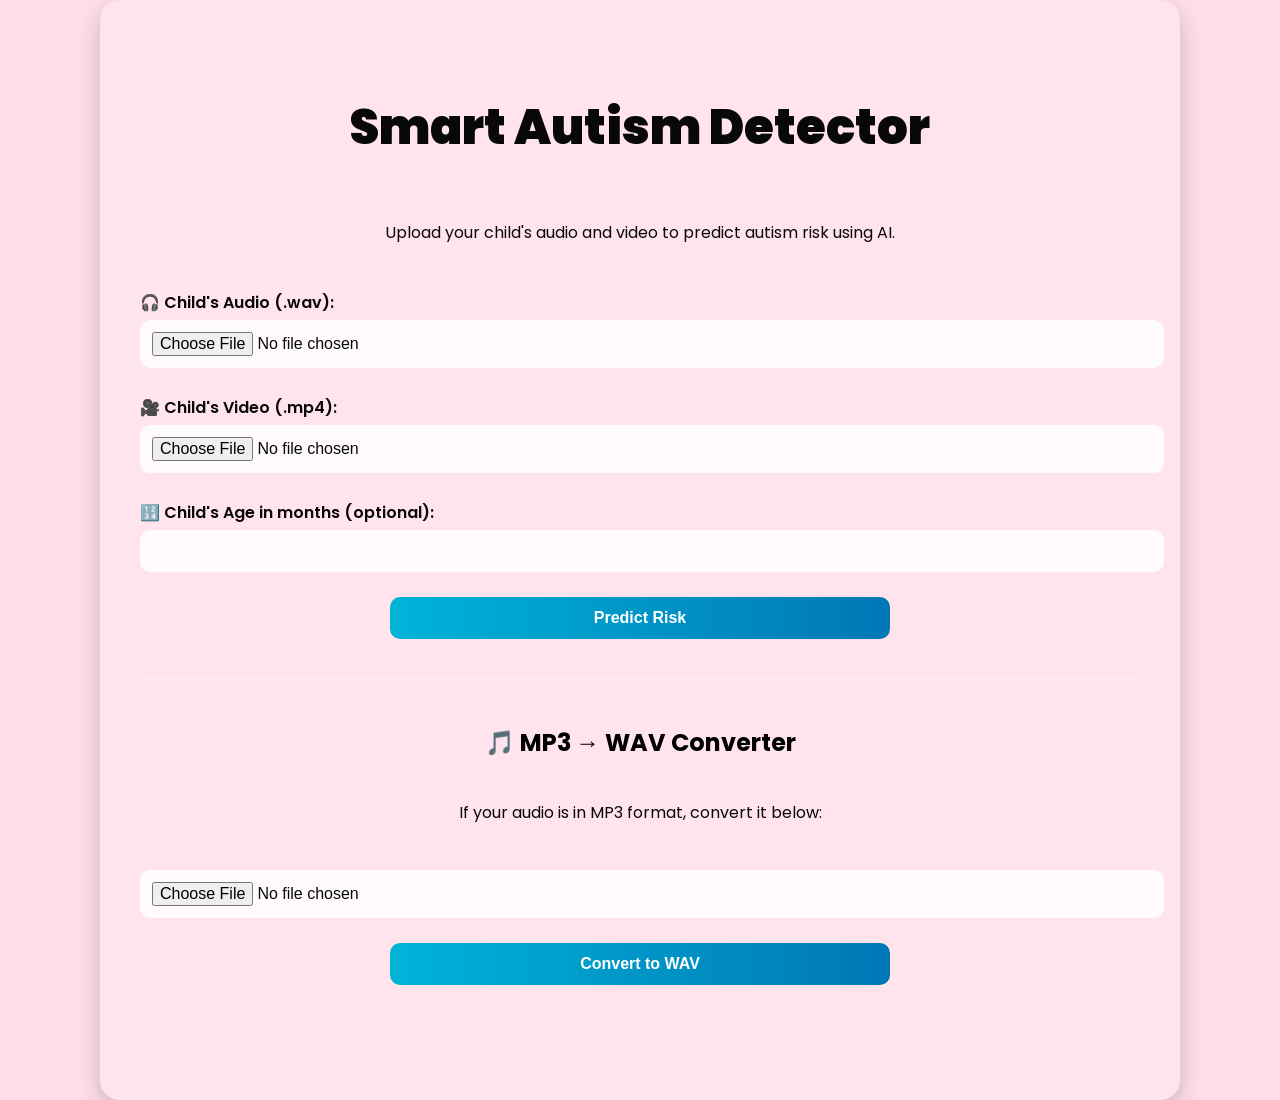
<file: templates/index.html>
<!doctype html>
<html lang="en">
<head>
  <meta charset="UTF-8">
  <title>Autism Detection</title>

  <style>
    @import url('https://fonts.googleapis.com/css2?family=Poppins:wght@400;600&display=swap');

    body {
      font-family: 'Poppins', sans-serif;
      margin: 0;
      padding: 0;
      min-height: 100vh;
      display: flex;
      justify-content: center;
      align-items: center;
      background: linear-gradient(135deg,#FFDEE9 , #FFDEE9);
    }

    .container {
      background: rgba(255, 255, 255, 0.2);
      backdrop-filter: blur(15px);
      border-radius: 20px;
      padding: 40px;
      width: 95%;
      max-width: 1000px;
      text-align: center;
      box-shadow: 0 8px 25px rgba(0,0,0,0.2);
      color: #080808;
    }

    h1 {
      font-size: 3rem;
      font-weight: 900;
      margin-bottom: 10px;
      padding: 20px;
    }

    p {
      font-size: 1rem;
      margin-bottom: 25px;
      padding: 20px;
    }

    label {
      display: block;
      text-align: left;
      margin: 12px 0 5px;
      font-weight: 600;
    }

    input[type="file"], 
    input[type="number"] {
      width: 100%;
      padding: 12px;
      border-radius: 10px;
      border: none;
      margin-bottom: 15px;
      background: rgba(255,255,255,0.85);
      font-size: 1rem;
    }

    /* ✅ Common button style */
    button {
      width: 50%;
      padding: 12px;
      margin: 10px auto;     /* 🔥 center */
      display: block;        /* 🔥 required */
      border-radius: 10px;
      border: none;
      background: linear-gradient(90deg, #00b4d8, #0077b6);
      color: white;
      font-size: 1rem;
      font-weight: 600;
      cursor: pointer;
      transition: 0.3s;
    }

    button:hover {
      transform: scale(1.05);
      box-shadow: 0 5px 15px rgba(0,180,216,0.4);
      background: linear-gradient(90deg, #0096c7, #023e8a);
    }

    .converter {
      margin-top: 40px;
      border-top: 1px solid rgba(255,255,255,0.3);
      padding-top: 25px;
    }

    #statusMsg {
      margin-top: 10px;
      font-weight: 500;
    }

    #downloadLink {
      display: none;
      margin-top: 10px;
      color: green;
      font-weight: 600;
      text-decoration: none;
    }

  </style>
</head>

<body>
  <div class="container">

    <h1>Smart Autism Detector</h1>
    <p>Upload your child's audio and video to predict autism risk using AI.</p>

    <form action="/predict" method="POST" enctype="multipart/form-data">
      <label>🎧 Child's Audio (.wav):</label>
      <input type="file" name="audio" accept=".wav" required>

      <label>🎥 Child's Video (.mp4):</label>
      <input type="file" name="video" accept=".mp4" required>

      <label>🔢 Child's Age in months (optional):</label>
      <input type="number" name="age_months" min="0">

      <button type="submit">Predict Risk</button>
    </form>

    <div class="converter">
      <h2 style="color:black;">🎵 MP3 → WAV Converter</h2>
      <p>If your audio is in MP3 format, convert it below:</p>

      <input type="file" id="mp3File" accept=".mp3">

      <!-- ✅ CENTERED BUTTON -->
      <button onclick="convertToWav()">Convert to WAV</button>

      <p id="statusMsg"></p>
      <a id="downloadLink" download>⬇ Download Converted WAV File</a>
    </div>

  </div>

  <script>
    async function convertToWav() {
      const fileInput = document.getElementById("mp3File");
      const file = fileInput.files[0];
      const status = document.getElementById("statusMsg");
      const downloadLink = document.getElementById("downloadLink");

      if (!file) {
        alert("Please select an MP3 file first!");
        return;
      }

      const formData = new FormData();
      formData.append("mp3_file", file);

      status.innerText = "⏳ Converting MP3 to WAV...";
      downloadLink.style.display = "none";

      try {
        const response = await fetch("/convert_mp3", {
          method: "POST",
          body: formData
        });

        if (!response.ok) throw new Error("Conversion failed.");

        const blob = await response.blob();
        const url = window.URL.createObjectURL(blob);

        downloadLink.href = url;
        downloadLink.download = file.name.replace(".mp3", ".wav");
        downloadLink.style.display = "block";
        downloadLink.innerText = "✅ Download Converted WAV File";

        status.innerText = "Conversion successful!";
      } catch (error) {
        status.innerText = "❌ Error: " + error.message;
      }
    }
  </script>

</body>
</html>
</file>
